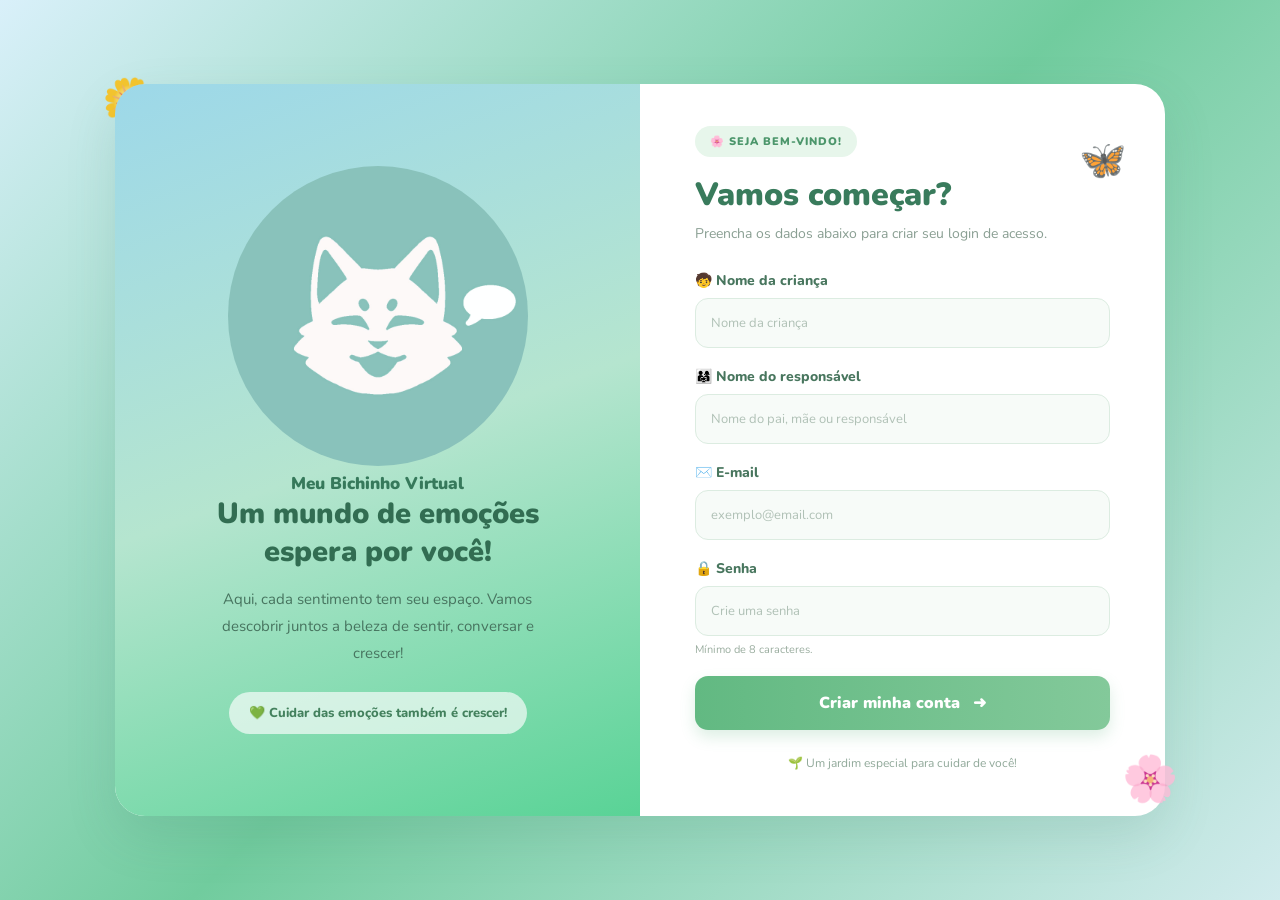
<file: pg.login.html>
<!DOCTYPE html>
<html lang="pt-br">

<head>
    <meta charset="UTF-8">
    <meta name="viewport" content="width=device-width, initial-scale=1.0">

    <title>Meu Bichinho Virtual</title>
    <link rel="icon" href="inicio_img/gatinho.logo.jpeg" type="image/jpeg">
    <link rel="stylesheet" href="pg.login.css">

    <link rel="preconnect" href="https://fonts.googleapis.com">
    <link rel="preconnect" href="https://fonts.gstatic.com" crossorigin>
    <link href="https://fonts.googleapis.com/css2?family=Nunito:wght@400;600;700;800;900&display=swap" rel="stylesheet">

</head>

<body>

    <main class="pagina">

        <!-- DECORAÇÕES DO JARDIM -->

        <div class="decoracao flor flor1">🌼</div>
        <div class="decoracao flor flor2">🌸</div>
        <div class="decoracao borboleta">🦋</div>
        <div class="decoracao folha">🍃</div>

        <!-- ÁREA PRINCIPAL -->

        <section class="conteudo">

            <!-- LADO DO MASCOTE -->

            <div class="lado-ilustrado">

                <div class="logo">
                    <img src="inicio_img/gatinho.logo.jpeg" alt="Logo Meu Bichinho Virtual">
                    <h2>Meu Bichinho Virtual</h2>
                </div>


                <h1>Um mundo de emoções<br>espera por você!</h1>

                <p>
                    Aqui, cada sentimento tem seu espaço.
                    Vamos descobrir juntos a beleza de
                    sentir, conversar e crescer!
                </p>

                <div class="frase">
                    <span>💚</span>
                    Cuidar das emoções também é crescer!
                </div>

            </div>


            <!-- LADO DO CADASTRO -->

            <div class="lado-formulario">

                <div class="cabecalho-formulario">

                    <span class="etiqueta">🌸 SEJA BEM-VINDO!</span>

                    <h2>Vamos começar?</h2>

                    <p>
                        Preencha os dados abaixo para
                        criar seu login de acesso.
                    </p>

                </div>


                <form action="#" method="post">

                    <div class="campo">
                        <label for="crianca">
                            🧒 Nome da criança
                        </label>

                        <input
                            type="text"
                            id="crianca"
                            name="nome_crianca"
                            placeholder="Nome da criança"
                            required
                        >
                    </div>


                    <div class="campo">
                        <label for="responsavel">
                            👨‍👩‍👧 Nome do responsável
                        </label>

                        <input
                            type="text"
                            id="responsavel"
                            name="nome_responsavel"
                            placeholder="Nome do pai, mãe ou responsável"
                            required
                        >
                    </div>


                    <div class="campo">
                        <label for="email">
                            ✉️ E-mail
                        </label>

                        <input
                            type="email"
                            id="email"
                            name="email"
                            placeholder="exemplo@email.com"
                            required
                        >
                    </div>


                    <div class="campo">
                        <label for="senha">
                            🔒 Senha
                        </label>

                        <input
                            type="password"
                            id="senha"
                            name="senha"
                            placeholder="Crie uma senha"
                            minlength="8"
                            required
                        >

                        <small>Mínimo de 8 caracteres.</small>
                    </div>


                    <button type="submit">
                        Criar minha conta
                        <span>➜</span>
                    </button>

                </form>


                <div class="rodape">
                    <span>🌱</span>
                    Um jardim especial para cuidar de você!
                </div>

            </div>

        </section>

    </main>

</body>

</html>
</file>
<file: pg.login.css>
/* CONFIGURAÇÕES GERAIS */

* {
    margin: 0;
    padding: 0;
    box-sizing: border-box;
}

body {
    font-family: 'Nunito', sans-serif;
    background: #dff2f5;
    min-height: 100vh;
}


/* FUNDO DA PÁGINA */

.pagina {
    min-height: 100vh;
    display: flex;
    justify-content: center;
    align-items: center;
    padding: 50px 20px;
    position: relative;
    overflow: hidden;

    background: linear-gradient(
        135deg,
        #d9f0fa,
        #71cc9e,
        #d1ebed
    );
}


/* DECORAÇÕES */

.decoracao {
    position: absolute;
    font-size: 45px;
    opacity: 0.8;
}

.flor1 {
    top: 8%;
    left: 8%;
}

.flor2 {
    bottom: 10%;
    right: 8%;
}

.borboleta {
    top: 15%;
    right: 12%;
    font-size: 38px;
}

.folha {
    bottom: 12%;
    left: 10%;
}


/* CONTEÚDO PRINCIPAL */

.conteudo {
    display: grid;
    grid-template-columns: 1fr 1fr;
    width: 100%;
    max-width: 1050px;
    min-height: 650px;
    background: white;
    border-radius: 30px;
    overflow: hidden;

    box-shadow:
        0 20px 50px rgba(65, 120, 105, 0.15);
}


/* LADO ILUSTRADO */

.lado-ilustrado {
    background: linear-gradient(
        160deg,
        #9dd8e9,
        #b5e5cf,
        #59d396
    );

    padding: 40px;
    display: flex;
    flex-direction: column;
    align-items: center;
    justify-content: center;
    text-align: center;
    position: relative;
}


/* LOGO */

.logo img {
    width:300px;
    height: 300px;
    border-radius: 50%;
    object-fit: cover;
}

.logo span {
    font-size: 27px;
}

.logo h2 {
    font-size: 17px;
    color: #36795b;
    font-weight: 900;
}


/* ILUSTRAÇÃO */

.ilustracao {
    width: 270px;
    height: 250px;
    border-radius: 50%;
    background: linear-gradient(
        #c6edfa,
        #e4f6dc
    );

    display: flex;
    flex-direction: column;
    justify-content: center;
    align-items: center;

    position: relative;
    margin-bottom: 30px;

    box-shadow: 0 12px 25px rgba(67, 125, 102, 0.12);
}

.sol {
    width: 65px;
    height: 65px;
    background: #ffe89a;
    border-radius: 50%;
    position: absolute;
    top: 20px;
    right: 25px;
}

.gatinho {
    font-size: 105px;
    z-index: 1;
    margin-top: 15px;
    animation: flutuar 3s ease-in-out infinite;
}

.flores-jardim {
    font-size: 27px;
    z-index: 2;
}


/* ANIMAÇÃO DO GATO */

@keyframes flutuar {
    0%, 100% {
        transform: translateY(0);
    }

    50% {
        transform: translateY(-9px);
    }
}


/* TEXTO DO LADO ILUSTRADO */

.lado-ilustrado h1 {
    color: #326d52;
    font-size: 29px;
    line-height: 1.3;
    font-weight: 900;
    margin-bottom: 15px;
}

.lado-ilustrado p {
    color: #47745f;
    font-size: 15px;
    line-height: 1.8;
    max-width: 340px;
}


/* FRASE DECORATIVA */

.frase {
    background: rgba(255, 255, 255, 0.65);
    padding: 12px 20px;
    border-radius: 30px;
    margin-top: 25px;

    color: #43815d;
    font-size: 13px;
    font-weight: 800;
}


/* LADO DO FORMULÁRIO */

.lado-formulario {
    padding: 45px 55px;
    display: flex;
    flex-direction: column;
    justify-content: center;
}


/* CABEÇALHO */

.etiqueta {
    background: #e7f6eb;
    color: #4c966b;
    padding: 8px 15px;
    border-radius: 20px;
    font-size: 11px;
    font-weight: 900;
    letter-spacing: 1px;
}

.cabecalho-formulario h2 {
    color: #397b5c;
    font-size: 32px;
    font-weight: 900;
    margin-top: 22px;
    margin-bottom: 8px;
}

.cabecalho-formulario p {
    color: #8a9f93;
    font-size: 14px;
    margin-bottom: 28px;
}


/* CAMPOS */

.campo {
    margin-bottom: 19px;
}

.campo label {
    display: block;
    color: #48765e;
    font-size: 14px;
    font-weight: 800;
    margin-bottom: 8px;
}

.campo input {
    width: 100%;
    padding: 15px;

    border: 1.5px solid #dcece1;
    border-radius: 13px;

    background: #f7fbf8;
    color: #456b56;

    font-family: inherit;
    font-size: 13px;

    outline: none;
    transition: 0.3s;
}

.campo input::placeholder {
    color: #b0c1b6;
}

.campo input:focus {
    border-color: #70bd8b;
    background: #ffffff;

    box-shadow: 0 0 0 3px rgba(112, 189, 139, 0.12);
}

.campo small {
    display: block;
    color: #9aad9f;
    font-size: 11px;
    margin-top: 6px;
}


/* BOTÃO */

button {
    width: 100%;
    padding: 16px;

    border: none;
    border-radius: 13px;

    background: linear-gradient(
        90deg,
        #62b982,
        #83c99a
    );

    color: white;
    font-family: inherit;
    font-size: 16px;
    font-weight: 900;

    cursor: pointer;
    transition: 0.3s;

    box-shadow: 0 7px 15px rgba(87, 174, 119, 0.2);
}

button span {
    margin-left: 8px;
}

button:hover {
    transform: translateY(-3px);

    box-shadow: 0 10px 20px rgba(87, 174, 119, 0.3);
}


/* RODAPÉ */

.rodape {
    text-align: center;
    color: #91a99a;
    font-size: 12px;
    margin-top: 25px;
}


/* RESPONSIVIDADE */

@media (max-width: 800px) {

    .conteudo {
        grid-template-columns: 1fr;
        max-width: 480px;
    }

    .lado-ilustrado {
        padding: 90px 25px 35px;
    }

    .logo {
        top: 25px;
        left: 25px;
    }

    .ilustracao {
        width: 210px;
        height: 190px;
    }

    .gatinho {
        font-size: 80px;
    }

    .lado-ilustrado h1 {
        font-size: 24px;
    }

    .lado-formulario {
        padding: 40px 30px;
    }

}

@media (max-width: 400px) {

    .lado-formulario {
        padding: 35px 20px;
    }

    .cabecalho-formulario h2 {
        font-size: 27px;
    }

}
</file>
